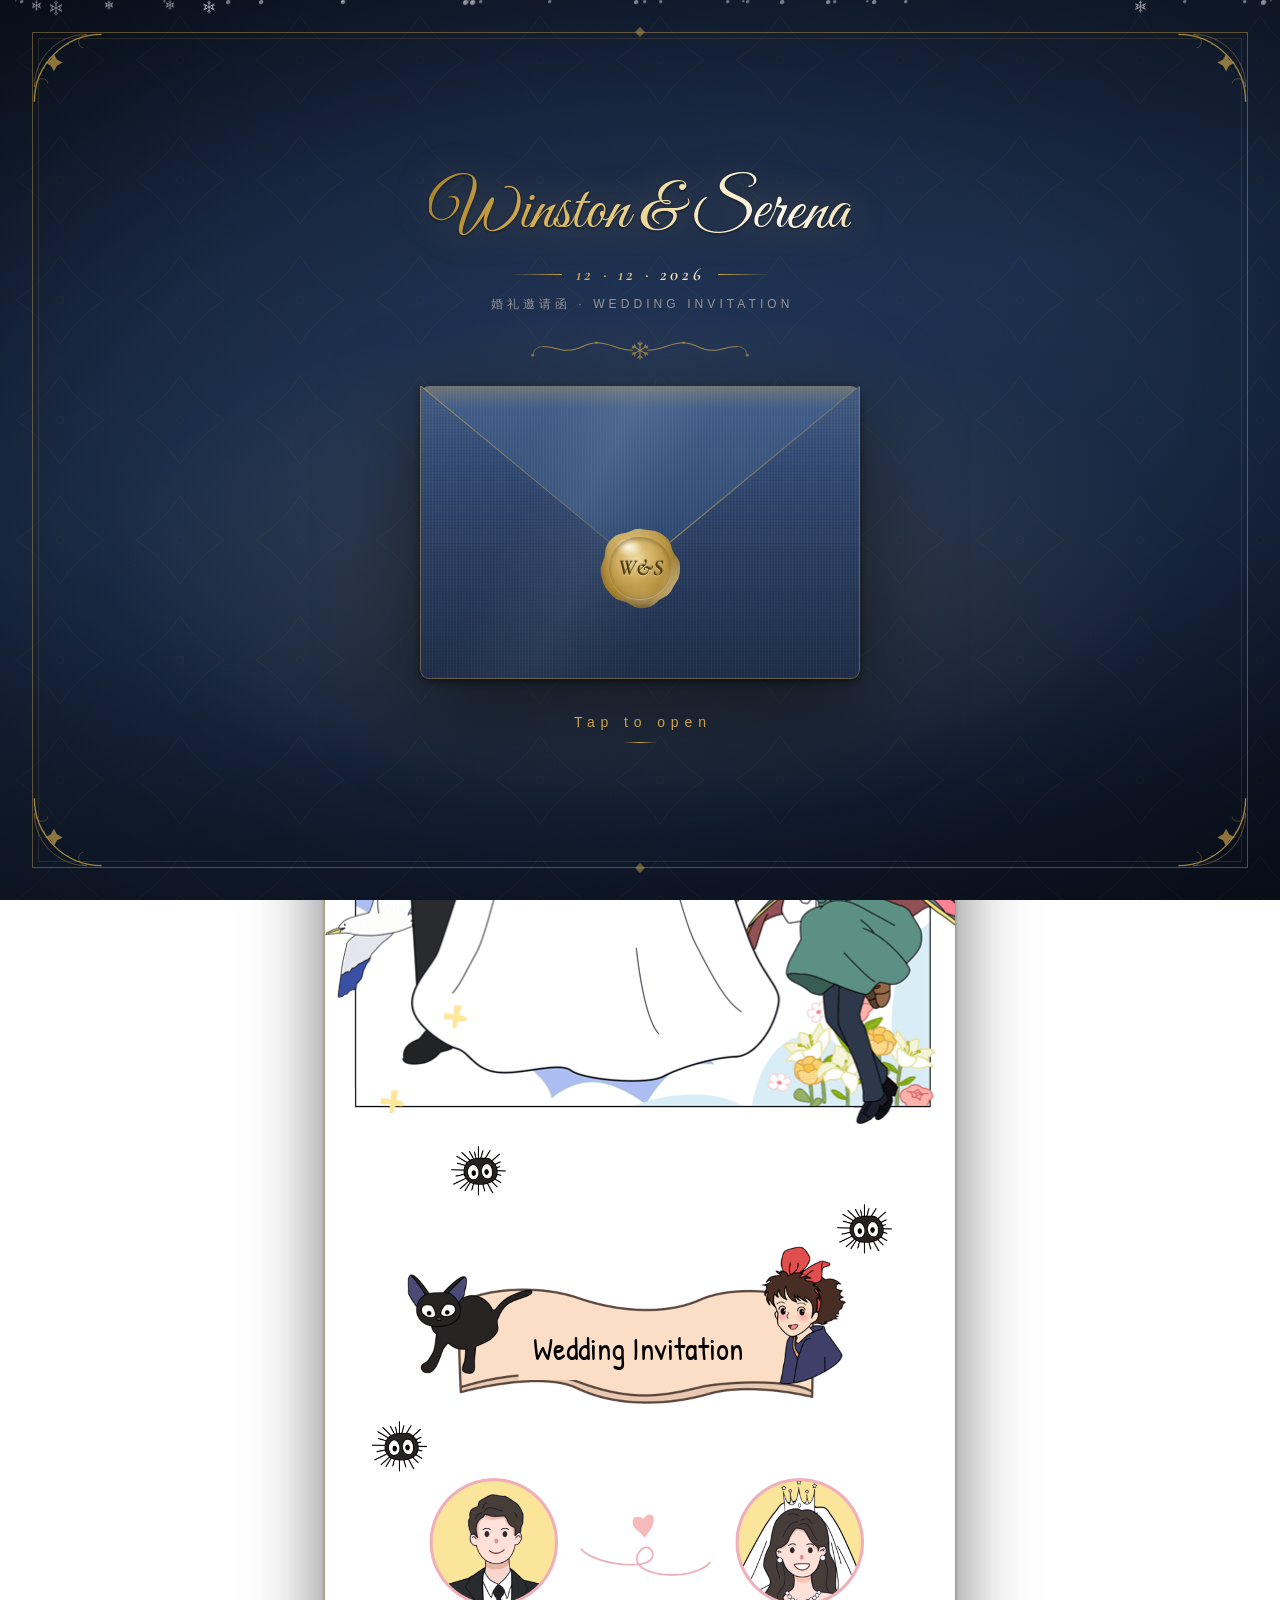
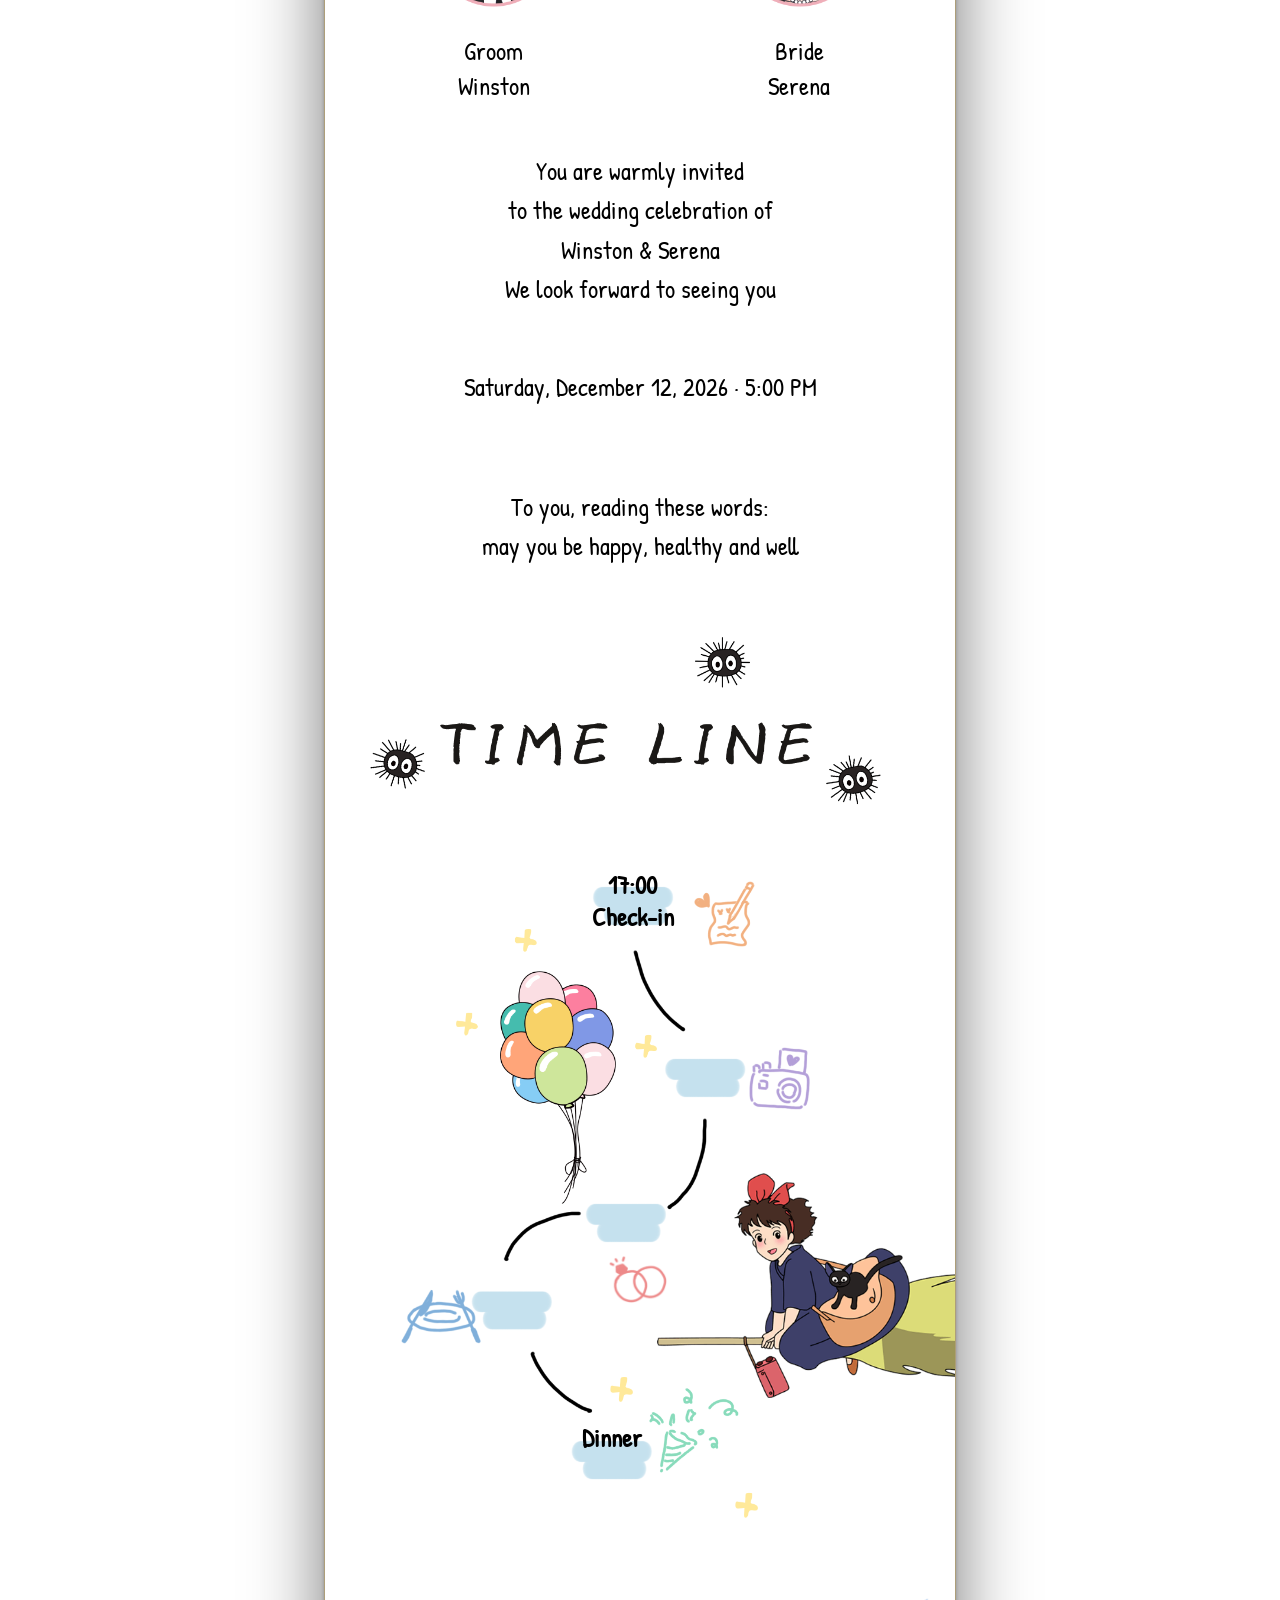
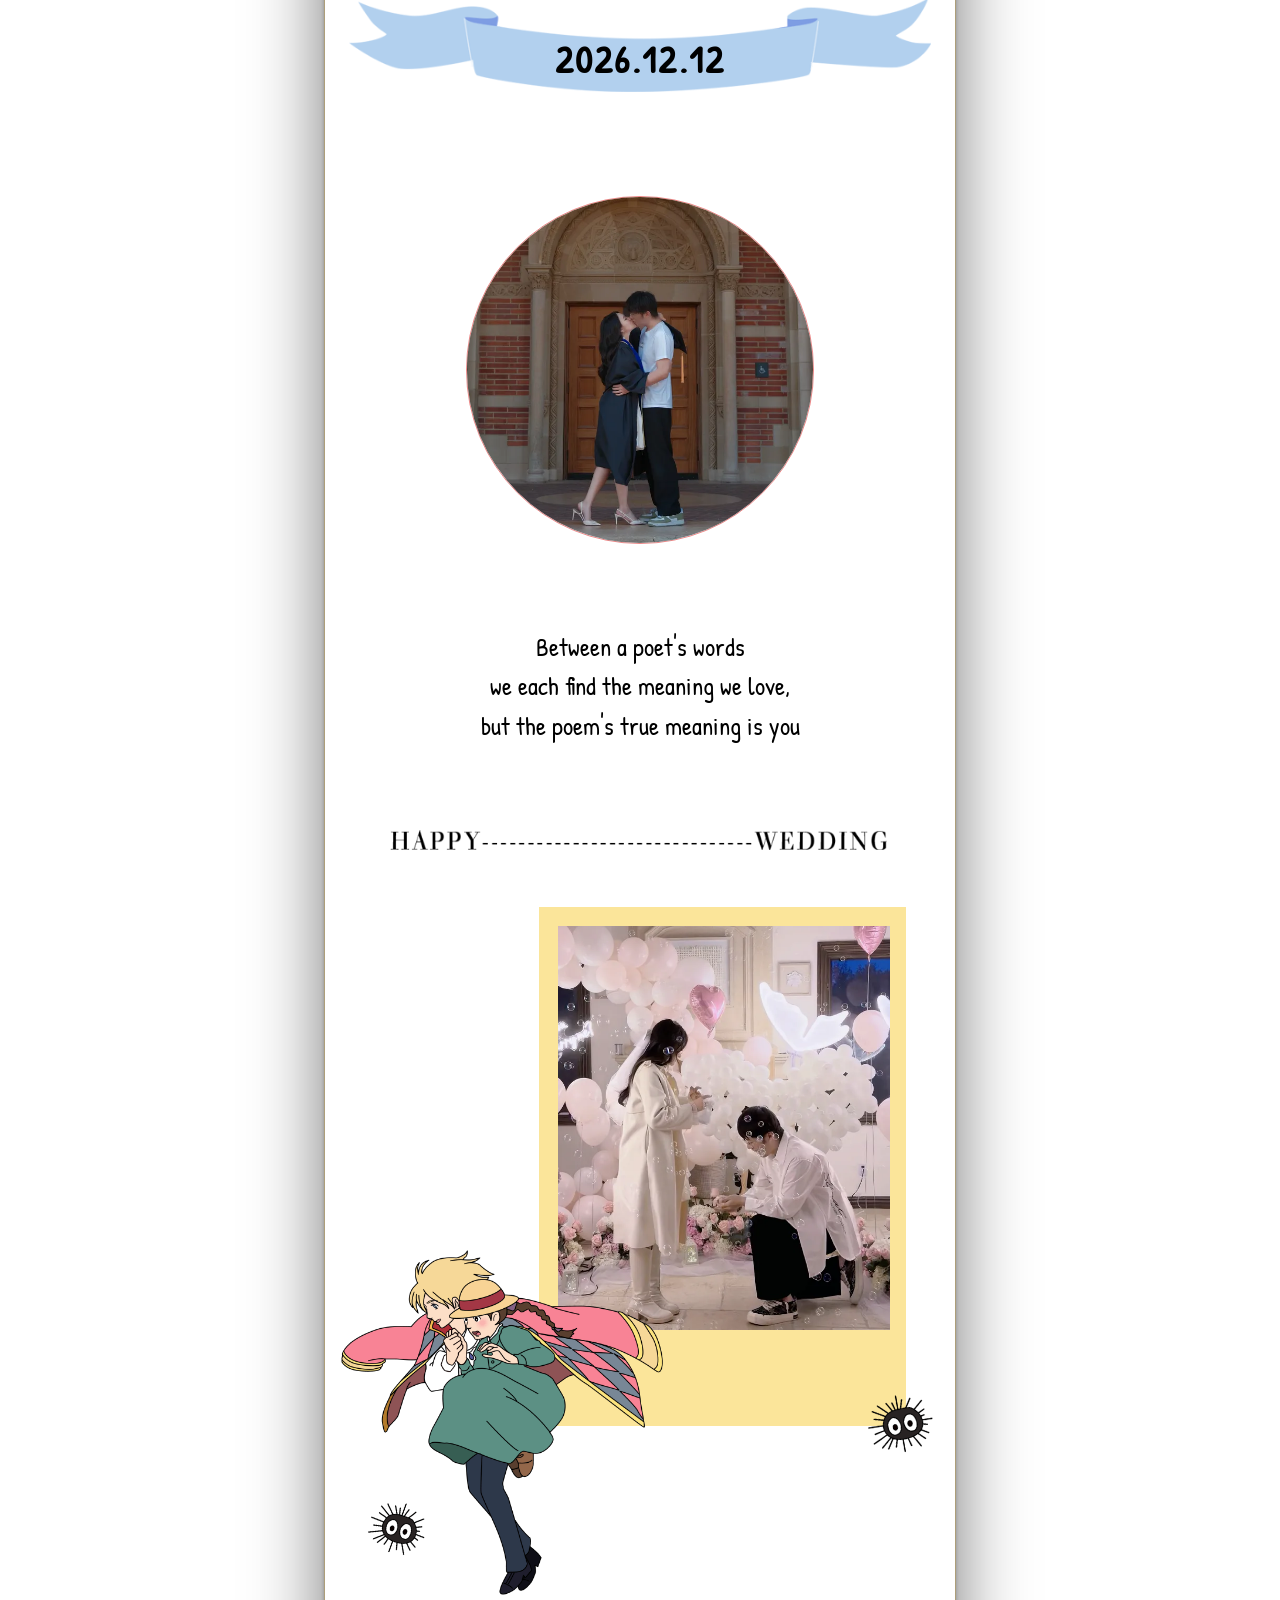
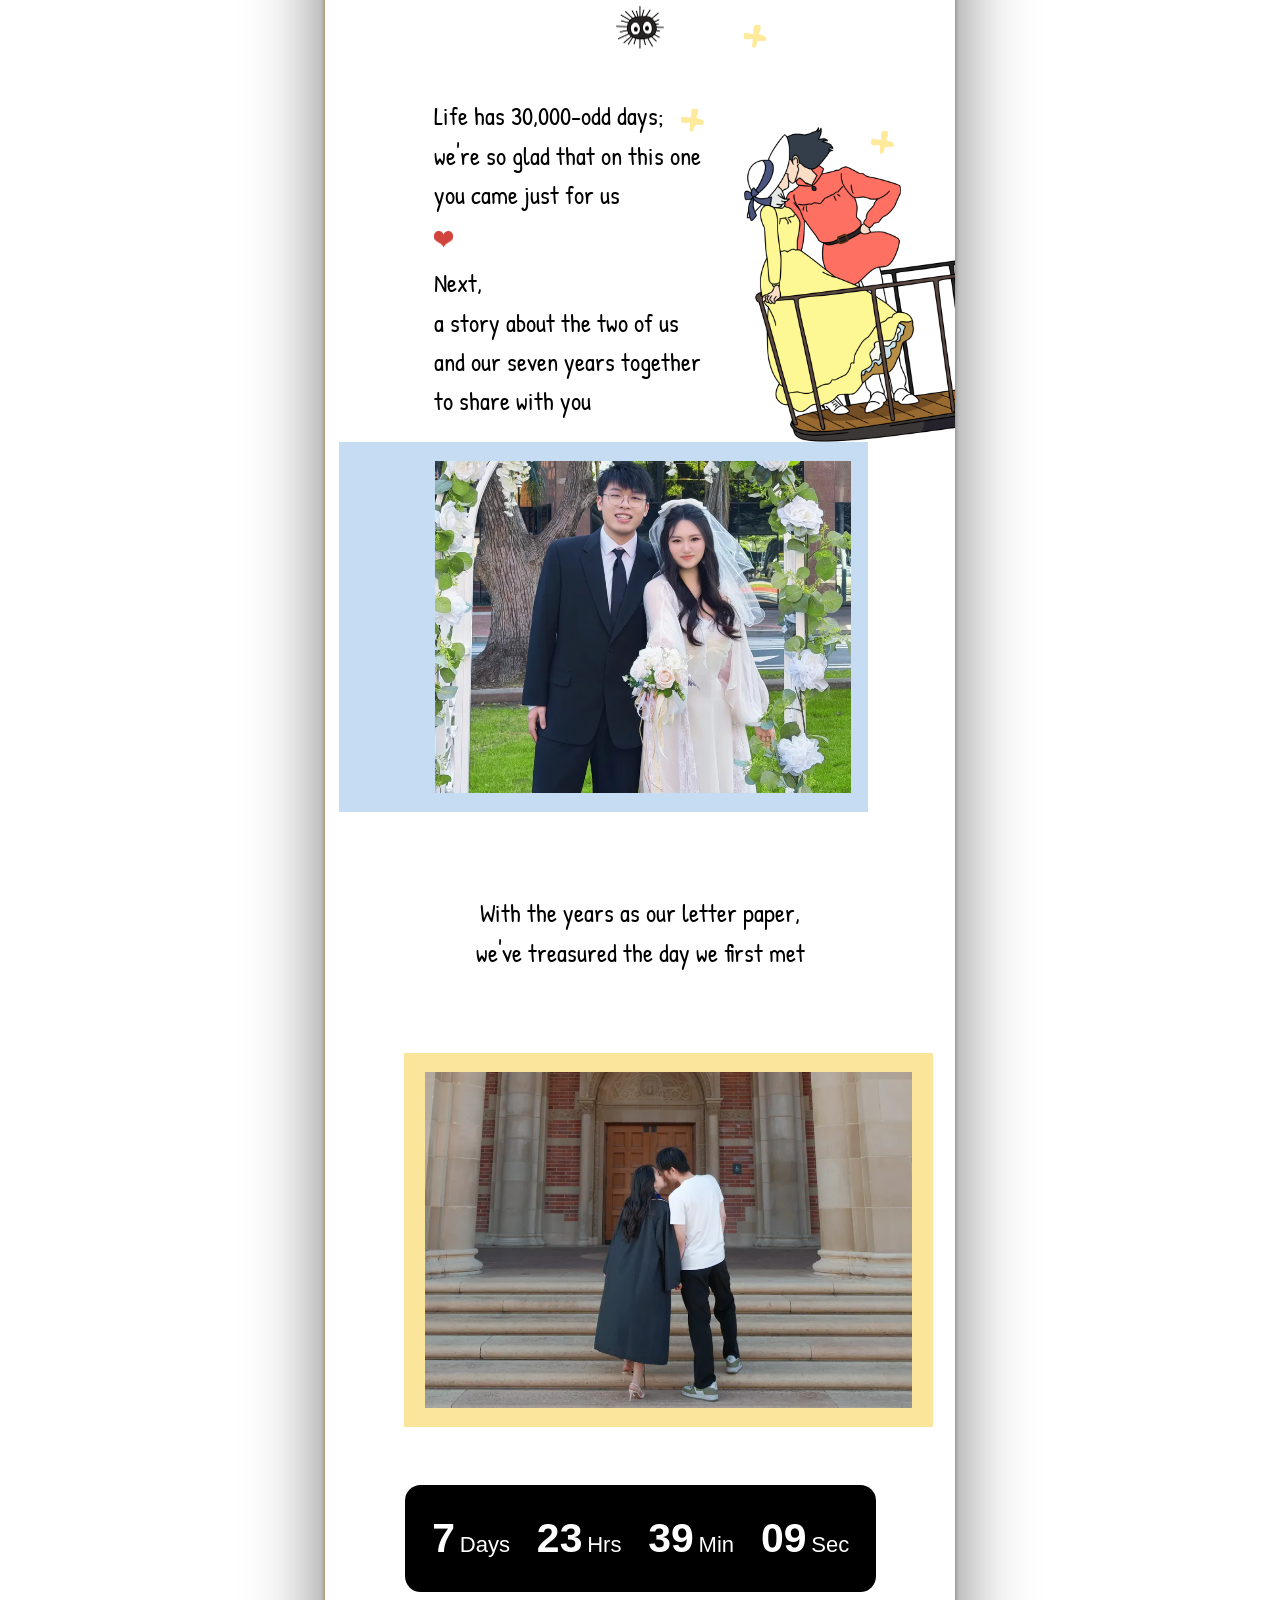
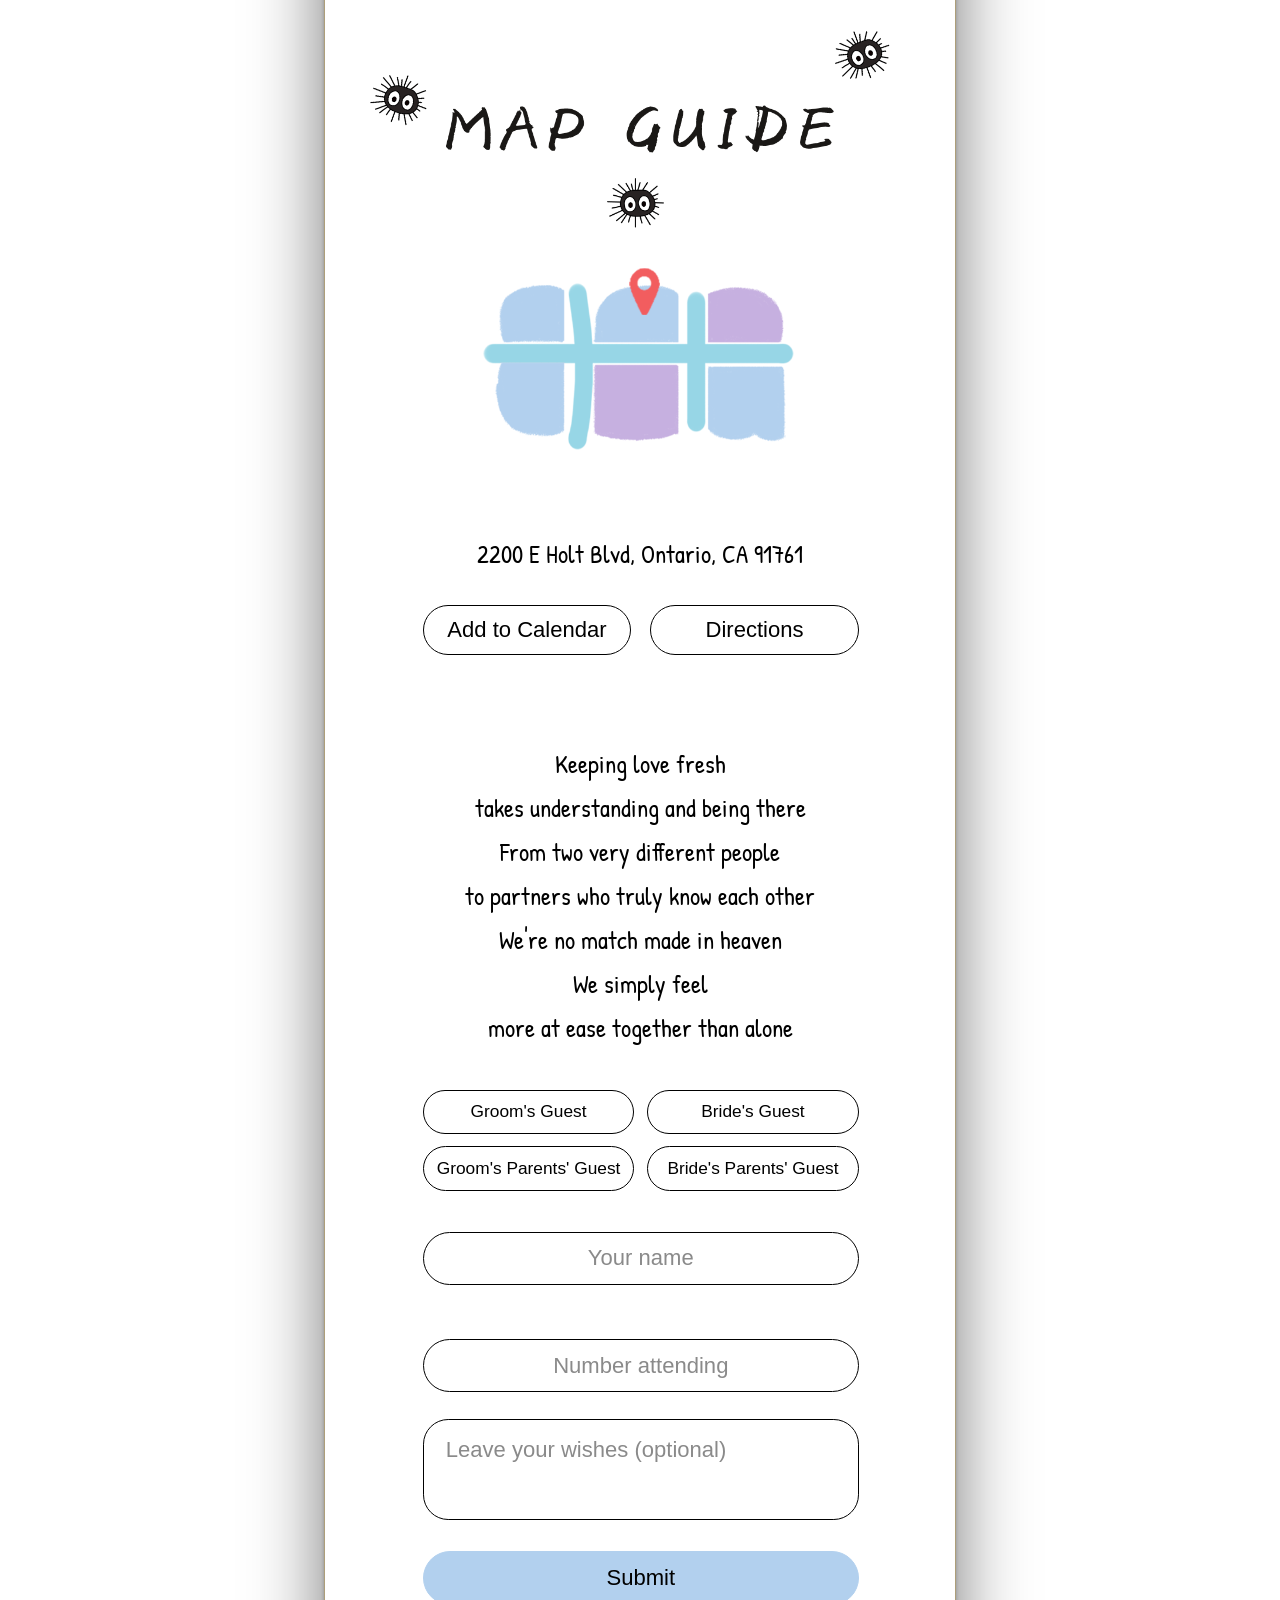
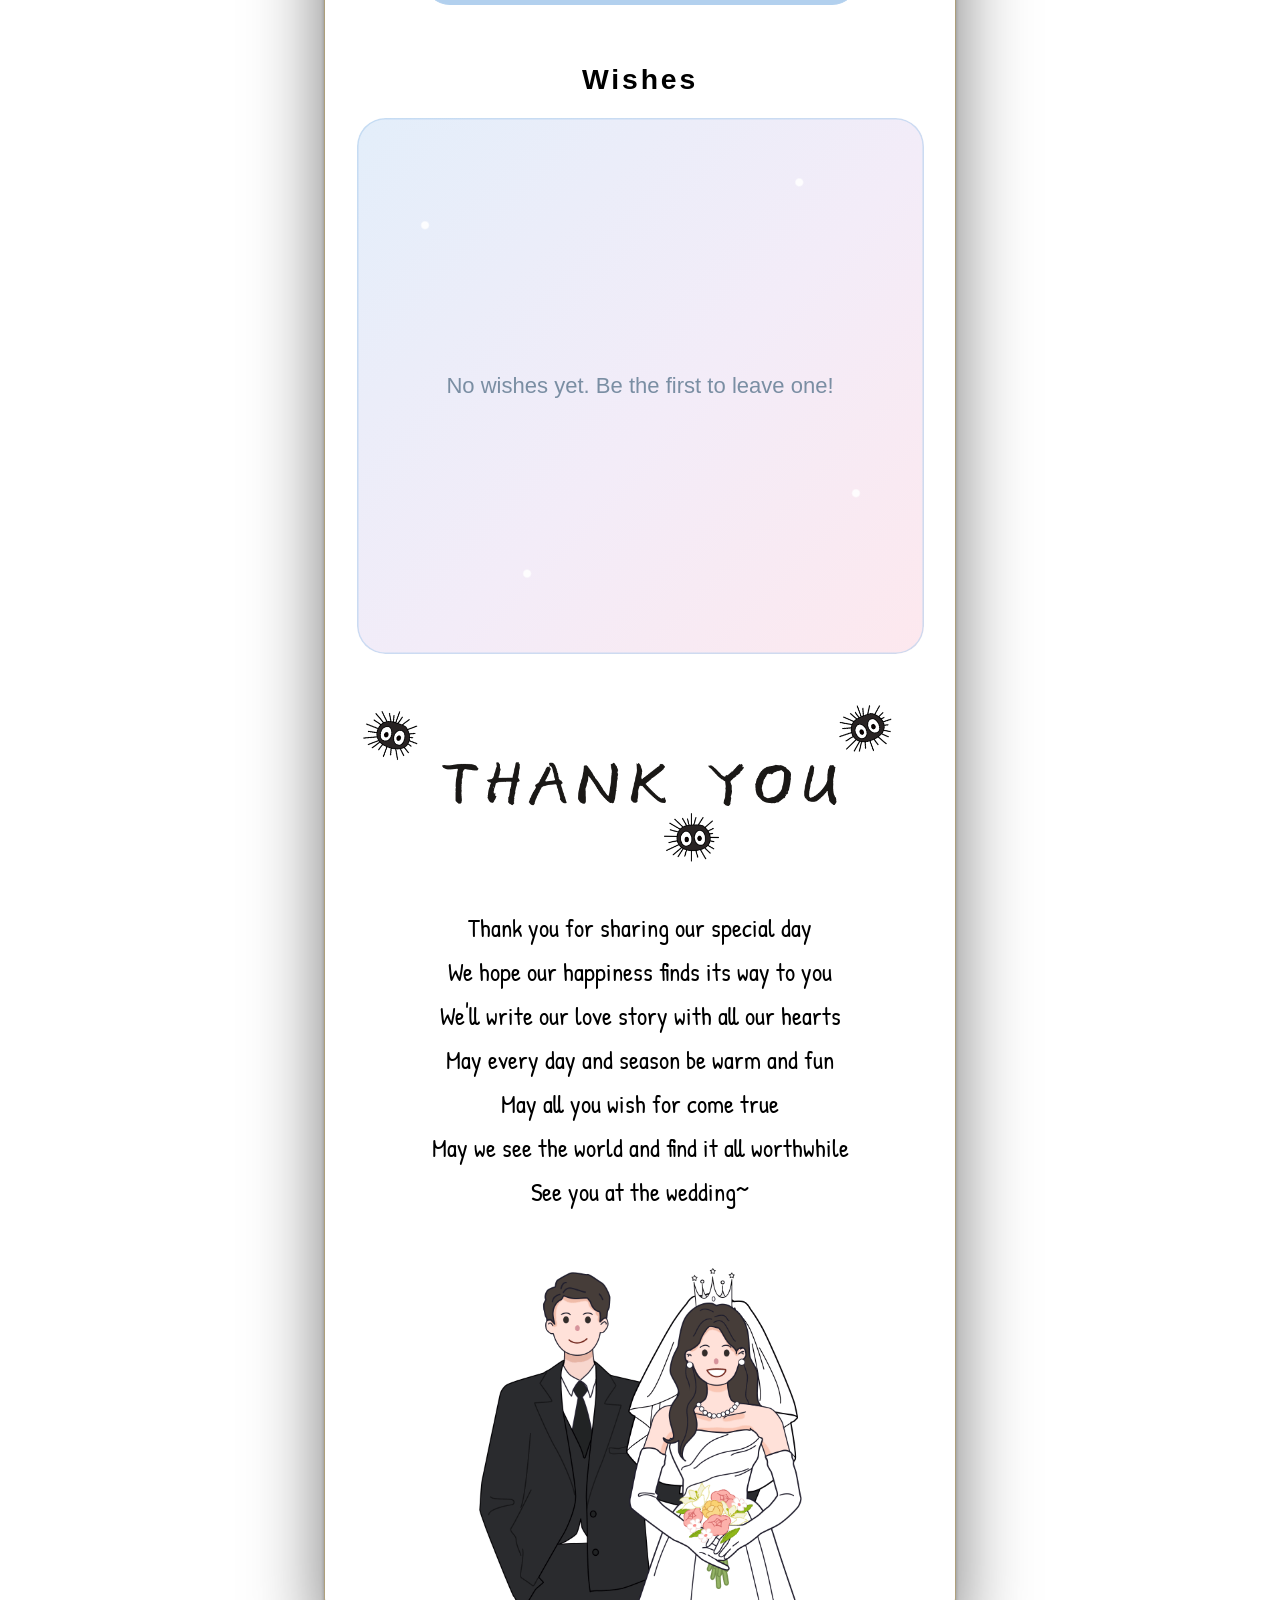
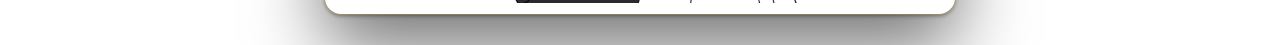
<file: index.html>
<!DOCTYPE html>
<html lang="zh-CN">
<head>
<meta charset="UTF-8">
<meta name="viewport" content="width=device-width, initial-scale=1">
<title>Winston &amp; Serena 的婚礼邀请 | Wedding Invitation</title>
<meta name="description" content="这是一份含糖量百分百的婚礼邀请函，希望能跟你分享我们的喜悦 | Join us to celebrate our wedding on Dec 12, 2026">
<meta property="og:title" content="Winston &amp; Serena 的婚礼邀请 | Wedding Invitation">
<meta property="og:description" content="这是一份含糖量百分百的婚礼邀请函，希望能跟你分享我们的喜悦 | Join us to celebrate our wedding on Dec 12, 2026">
<meta property="og:image" content="assets/cover.jpg">
<link rel="icon" href="assets/cover.jpg">
<link rel="preconnect" href="https://fonts.gstatic.com" crossorigin>
<link rel="stylesheet" href="https://fonts.googleapis.com/css2?family=Great+Vibes&family=Cormorant+Garamond:ital,wght@1,500;1,600&display=swap" media="print" onload="this.media='all'">
<link rel="stylesheet" href="style.css">
<script>document.documentElement.classList.add("js", "locked");</script>
</head>
<body>
<div id="opening" class="opening" role="button" tabindex="0" aria-label="点击开启邀请函" data-en-aria-label="Tap to open the invitation">
  <div class="sparkles" aria-hidden="true"></div>
  <div class="snow" aria-hidden="true"></div>
  <div class="frame" aria-hidden="true">
    <svg width="0" height="0" style="position:absolute"><symbol id="orn" viewBox="0 0 110 110"><path d="M5 105C5 50 50 5 105 5" fill="none" stroke="currentColor" stroke-width="2"/><path d="M5 83C5 40 40 5 83 5" fill="none" stroke="currentColor" stroke-width="1.2" opacity=".6"/><path d="M5 83C5 76 10 71 17 71C22 71 25 74 25 78" fill="none" stroke="currentColor" stroke-width="1.1" opacity=".5"/><path d="M83 5C76 5 71 10 71 17C71 22 74 25 78 25" fill="none" stroke="currentColor" stroke-width="1.1" opacity=".5"/><path d="M34 34l4.5 8.5 8.5 4.5-8.5 4.5-4.5 8.5-4.5-8.5-8.5-4.5 8.5-4.5z" fill="currentColor" opacity=".85"/><circle cx="19" cy="55" r="1.5" fill="currentColor" opacity=".55"/><circle cx="55" cy="19" r="1.5" fill="currentColor" opacity=".55"/></symbol></svg>
    <svg class="corner tl" viewBox="0 0 110 110"><use href="#orn" width="110" height="110"/></svg>
    <svg class="corner tr" viewBox="0 0 110 110"><use href="#orn" width="110" height="110"/></svg>
    <svg class="corner bl" viewBox="0 0 110 110"><use href="#orn" width="110" height="110"/></svg>
    <svg class="corner br" viewBox="0 0 110 110"><use href="#orn" width="110" height="110"/></svg>
    <span class="fm top"></span><span class="fm bottom"></span>
  </div>
  <div class="env-title">
    <span class="env-script">Winston &amp; Serena</span>
    <span class="env-date"><i></i>12 · 12 · 2026<i></i></span>
    <small>婚礼邀请函 · WEDDING INVITATION</small>
  </div>
  <svg class="flourish" viewBox="0 0 280 26" aria-hidden="true">
    <defs><g id="fl-half" fill="none" stroke="currentColor" stroke-linecap="round">
      <path d="M132 13C116 13 110 5 94 5C82 5 78 13 64 13C54 13 48 9 38 9" stroke-width="1.1"/>
      <path d="M38 9C32 9 28 12 28 16" stroke-width="1" opacity=".7"/>
      <circle cx="94" cy="5" r="1.4" fill="currentColor" stroke="none" opacity=".8"/>
      <circle cx="27" cy="18" r="1.8" fill="currentColor" stroke="none" opacity=".7"/>
    </g></defs>
    <use href="#fl-half"/>
    <use href="#fl-half" transform="translate(280,0) scale(-1,1)"/>
    <g transform="translate(140,13)" fill="none" stroke="currentColor" stroke-width="1.15" stroke-linecap="round">
      <path d="M0-9V9M-7.8-4.5L7.8 4.5M-7.8 4.5L7.8-4.5"/>
      <path d="M0-5.6l-2.3-2.3M0-5.6l2.3-2.3M0 5.6l-2.3 2.3M0 5.6l2.3 2.3"/>
      <path d="M-4.9-2.8l-3.2 0M-4.9-2.8l-.8-3.1M4.9 2.8l3.2 0M4.9 2.8l.8 3.1"/>
      <path d="M-4.9 2.8l-3.2 0M-4.9 2.8l-.8 3.1M4.9-2.8l3.2 0M4.9-2.8l.8-3.1"/>
    </g>
  </svg>
  <div class="envelope">
    <div class="env-back"></div>
    <div class="env-letter">
      <img src="assets/921c8ab6495640528cec3d0fb8aa2bf5.png" alt="">
      <span class="env-script">Winston &amp; Serena</span>
      <span class="env-letter-date">2026.12.12</span>
    </div>
    <div class="env-front"></div>
    <div class="env-flap"><div class="flap-face flap-out"></div><div class="flap-face flap-in"></div></div>
    <div class="env-seal"><span>W&amp;S</span></div>
  </div>
  <p class="env-hint" data-en="Tap to open">点击开启</p>
</div>
<button id="music" class="music" type="button" aria-label="播放/暂停背景音乐" data-en-aria-label="Play / pause music">♪</button>
<button id="lang" class="lang-btn" type="button" aria-label="切换语言 / Switch language">EN</button>
<audio id="bgm" src="assets/bgm.mp3" loop preload="auto" autoplay></audio>

<div class="bg-fx" aria-hidden="true"></div>

<main class="stage" style="height:calc(var(--u)*6085)">
<form id="rsvp" novalidate></form>
<img class="el fx" src="assets/7388899181804404885a6087d965ca17.png" alt="" loading="lazy" style="top:calc(var(--u)*0);left:calc(var(--u)*0);width:calc(var(--u)*446);z-index:2;height:calc(var(--u)*694)">
<img class="el fx" src="assets/219bbe7cce2347008ae8e903c35c6f29.png" alt="" loading="lazy" style="top:calc(var(--u)*708);left:calc(var(--u)*80);width:calc(var(--u)*35);z-index:4;height:calc(var(--u)*32)">
<img class="el fx" src="assets/219bbe7cce2347008ae8e903c35c6f29.png" alt="" loading="lazy" style="top:calc(var(--u)*745);left:calc(var(--u)*325);width:calc(var(--u)*35);z-index:5;height:calc(var(--u)*32)">
<img class="el fx" data-en-src="assets/banner-en.png" src="assets/9b17385b86744473a8294b3d8a3d8a59.png" alt="" loading="lazy" style="top:calc(var(--u)*772);left:calc(var(--u)*52);width:calc(var(--u)*279);z-index:7;height:calc(var(--u)*100)">
<p class="el fx en-only banner-en" style="top:calc(var(--u)*823);left:calc(var(--u)*123);width:calc(var(--u)*152);z-index:8;text-align:center;font-size:calc(var(--u)*20);color:#000">Wedding Invitation</p>
<img class="el fx" src="assets/219bbe7cce2347008ae8e903c35c6f29.png" alt="" loading="lazy" style="top:calc(var(--u)*883);left:calc(var(--u)*30);width:calc(var(--u)*35);z-index:6;height:calc(var(--u)*32)">
<img class="el fx" src="assets/2fb17585f1ce4e478067dfdd665752ce.png" alt="" loading="lazy" style="top:calc(var(--u)*919);left:calc(var(--u)*260);width:calc(var(--u)*82);z-index:8;height:calc(var(--u)*82)">
<img class="el fx" src="assets/d0da5d5a7bd8439e87f0de723de9b3c7.png" alt="" loading="lazy" style="top:calc(var(--u)*919);left:calc(var(--u)*66);width:calc(var(--u)*82);z-index:9;height:calc(var(--u)*82)">
<img class="el fx" src="assets/276ebe40f327482a82b9872ceca47890.png" alt="" loading="lazy" style="top:calc(var(--u)*942);left:calc(var(--u)*195);width:calc(var(--u)*14);z-index:11;height:calc(var(--u)*15)">
<img class="el fx" src="assets/adee1ff6a9b1416ea41c5b6fe9d2a53b.png" alt="" loading="lazy" style="top:calc(var(--u)*962);left:calc(var(--u)*162);width:calc(var(--u)*83);z-index:10;height:calc(var(--u)*19)">
<p class="el fx" style="top:calc(var(--u)*1018);left:calc(var(--u)*247);width:calc(var(--u)*108);z-index:12;text-align:center;font-size:calc(var(--u)*16);color:#000" data-en="Bride<br>Serena">新娘<br>Serena</p>
<p class="el fx" style="top:calc(var(--u)*1018);left:calc(var(--u)*53);width:calc(var(--u)*108);z-index:13;text-align:center;font-size:calc(var(--u)*16);color:#000" data-en="Groom<br>Winston">新郎<br>Winston</p>
<p class="el fx" style="top:calc(var(--u)*1093);left:calc(var(--u)*0);width:calc(var(--u)*400);z-index:14;text-align:center;font-size:calc(var(--u)*16);color:#000;line-height:1.56" data-en="You are warmly invited<br>to the wedding celebration of<br>Winston &amp;amp; Serena<br>We look forward to seeing you">诚挚邀请您出席<br>Winston先生和Serena女士<br>之婚礼庆典<br>静候您的光临</p>
<p class="el fx" style="top:calc(var(--u)*1230);left:calc(var(--u)*0);width:calc(var(--u)*400);z-index:15;text-align:center;font-size:calc(var(--u)*16);color:#000;line-height:1.56" data-en="Saturday, December 12, 2026 · 5:00 PM">时间：2026年12月12日&nbsp;17时00分&nbsp;</p>
<p class="el fx" style="top:calc(var(--u)*1306);left:calc(var(--u)*0);width:calc(var(--u)*400);z-index:16;text-align:center;font-size:calc(var(--u)*16);color:#000;line-height:1.56" data-en="To you, reading these words:<br>may you be happy, healthy and well">愿看到这段文字的你<br>平安喜乐&nbsp;健康顺遂</p>
<img class="el fx" src="assets/219bbe7cce2347008ae8e903c35c6f29.png" alt="" loading="lazy" style="top:calc(var(--u)*1401);left:calc(var(--u)*235);width:calc(var(--u)*35);z-index:17;height:calc(var(--u)*32)">
<img class="el fx" src="assets/08759a6f3494408ca909c8986f05c6e5.png" alt="" loading="lazy" style="top:calc(var(--u)*1455);left:calc(var(--u)*73);width:calc(var(--u)*236);z-index:18;height:calc(var(--u)*28)">
<img class="el fx" src="assets/219bbe7cce2347008ae8e903c35c6f29.png" alt="" loading="lazy" style="top:calc(var(--u)*1465);left:calc(var(--u)*29);width:calc(var(--u)*35);z-index:19;height:calc(var(--u)*32);transform:rotate(18deg)">
<img class="el fx" src="assets/219bbe7cce2347008ae8e903c35c6f29.png" alt="" loading="lazy" style="top:calc(var(--u)*1476);left:calc(var(--u)*318);width:calc(var(--u)*35);z-index:20;height:calc(var(--u)*32);transform:rotate(-10deg)">
<p class="el fx" style="top:calc(var(--u)*1549);left:calc(var(--u)*150);width:calc(var(--u)*91);z-index:22;text-align:center;font-size:calc(var(--u)*16);color:#000;line-height:1.25;font-weight:bold" data-en="17:00<br>Check-in">17:00<br>签到</p>
<img class="el fx" src="assets/cfde7488ec7243e3a8918f77f587ff50.png" alt="" loading="lazy" style="top:calc(var(--u)*1556);left:calc(var(--u)*234);width:calc(var(--u)*39);z-index:27;height:calc(var(--u)*42)">
<img class="el fx" src="assets/054cf0c8ea4e4bbfb6fe5c0073968f54.png" alt="" loading="lazy" style="top:calc(var(--u)*1559);left:calc(var(--u)*93);width:calc(var(--u)*174);z-index:21;height:calc(var(--u)*377)">
<img class="el fx" src="assets/c8f54426d749485fb1b85e1ef9560efd.png" alt="" loading="lazy" style="top:calc(var(--u)*1586);left:calc(var(--u)*83);width:calc(var(--u)*128);z-index:28;height:calc(var(--u)*82)">
<img class="el fx" src="assets/2f9dcc55562e42b89bab721ddb8bd08e.png" alt="" loading="lazy" style="top:calc(var(--u)*1613);left:calc(var(--u)*111);width:calc(var(--u)*74);z-index:29;height:calc(var(--u)*148)">
<img class="el fx" src="assets/f3782a70a0d94ad9bd8594896dc5e4bd.png" alt="" loading="lazy" style="top:calc(var(--u)*1661);left:calc(var(--u)*269);width:calc(var(--u)*39);z-index:30;height:calc(var(--u)*40)">
<img class="el fx" src="assets/363775f707c24477ae16d4dfa9ea5171.png" alt="" loading="lazy" style="top:calc(var(--u)*1741);left:calc(var(--u)*211);width:calc(var(--u)*240);z-index:35;height:calc(var(--u)*143)">
<img class="el fx" src="assets/9d0306ac670a4367aea13cecddf8d871.png" alt="" loading="lazy" style="top:calc(var(--u)*1794);left:calc(var(--u)*180);width:calc(var(--u)*37);z-index:31;height:calc(var(--u)*30)">
<img class="el fx" src="assets/fdf8e10832ea436dbf3dfa38f2728aa8.png" alt="" loading="lazy" style="top:calc(var(--u)*1815);left:calc(var(--u)*48);width:calc(var(--u)*51);z-index:32;height:calc(var(--u)*35)">
<img class="el fx" src="assets/65cf8068ba0b484ab4b98dc7931e6cab.png" alt="" loading="lazy" style="top:calc(var(--u)*1871);left:calc(var(--u)*181);width:calc(var(--u)*94);z-index:10;height:calc(var(--u)*89)">
<img class="el fx" src="assets/87df318468484314830239cce3d942ac.png" alt="" loading="lazy" style="top:calc(var(--u)*1878);left:calc(var(--u)*206);width:calc(var(--u)*57);z-index:34;height:calc(var(--u)*54)">
<p class="el fx" style="top:calc(var(--u)*1900);left:calc(var(--u)*137);width:calc(var(--u)*91);z-index:26;text-align:center;font-size:calc(var(--u)*16);color:#000;line-height:1.25;font-weight:bold" data-en="Dinner">婚宴</p>
<img class="el fx" src="assets/a62d3f144aa4496ca5e675f0ce83fc0b.png" alt="" loading="lazy" style="top:calc(var(--u)*2011);left:calc(var(--u)*15);width:calc(var(--u)*370);z-index:36;height:calc(var(--u)*59.6)">
<p class="el fx" style="top:calc(var(--u)*2038);left:calc(var(--u)*0);width:calc(var(--u)*400);z-index:37;text-align:center;font-size:calc(var(--u)*24);color:#000;line-height:1.04;letter-spacing:0.06em;font-weight:bold">2026.12.12</p>
<!-- 照片 1：替换 assets/photo-1.jpg 即可 -->
<img class="el fx photo" src="assets/photo-1.jpg" alt="Winston 和 Serena 的照片 1" loading="lazy" style="top:calc(var(--u)*2137);left:calc(var(--u)*89.5);width:calc(var(--u)*221);z-index:38;height:calc(var(--u)*221);border-radius:calc(var(--u)*300);border:calc(var(--u)*1) solid #ED8989">
<p class="el fx" style="top:calc(var(--u)*2411);left:calc(var(--u)*0);width:calc(var(--u)*400);z-index:39;text-align:center;font-size:calc(var(--u)*16);color:#000;line-height:1.56" data-en="Between a poet's words<br>we each find the meaning we love,<br>but the poem's true meaning is you">人们从诗人的字距里<br>选取自己心爱的意义<br>但诗句的最终意义是指向你</p>
<img class="el fx" src="assets/1547b08c4ceb440fa99c822fd0e71006.png" alt="" loading="lazy" style="top:calc(var(--u)*2539);left:calc(var(--u)*41);width:calc(var(--u)*316);z-index:40;height:calc(var(--u)*13)">
<div class="el fx" style="top:calc(var(--u)*2588);left:calc(var(--u)*136);width:calc(var(--u)*233);z-index:41;height:calc(var(--u)*330);background:#FBE59A"></div>
<!-- 照片 2：替换 assets/photo-2.jpg 即可 -->
<img class="el fx photo" src="assets/photo-2.jpg" alt="Winston 和 Serena 的照片 2" loading="lazy" style="top:calc(var(--u)*2600);left:calc(var(--u)*148);width:calc(var(--u)*211);z-index:42;height:calc(var(--u)*257)">
<img class="el fx" src="assets/6837cba4426c4996b5e6788eeb9014ec.png" alt="" loading="lazy" style="top:calc(var(--u)*2806);left:calc(var(--u)*8);width:calc(var(--u)*209);z-index:43;height:calc(var(--u)*219)">
<img class="el fx" src="assets/219bbe7cce2347008ae8e903c35c6f29.png" alt="" loading="lazy" style="top:calc(var(--u)*2898);left:calc(var(--u)*345);width:calc(var(--u)*41);z-index:44;height:calc(var(--u)*37);transform:rotate(-10deg)">
<img class="el fx" src="assets/219bbe7cce2347008ae8e903c35c6f29.png" alt="" loading="lazy" style="top:calc(var(--u)*2966);left:calc(var(--u)*28);width:calc(var(--u)*36);z-index:45;height:calc(var(--u)*33);transform:rotate(20deg)">
<img class="el fx" src="assets/219bbe7cce2347008ae8e903c35c6f29.png" alt="" loading="lazy" style="top:calc(var(--u)*3032);left:calc(var(--u)*185);width:calc(var(--u)*30);z-index:46;height:calc(var(--u)*27)">
<img class="el fx" src="assets/c8f54426d749485fb1b85e1ef9560efd.png" alt="" loading="lazy" style="top:calc(var(--u)*3044);left:calc(var(--u)*226);width:calc(var(--u)*135);z-index:47;height:calc(var(--u)*82)">
<p class="el fx" style="top:calc(var(--u)*3090);left:calc(var(--u)*69);width:calc(var(--u)*200);z-index:48;text-align:left;font-size:calc(var(--u)*16);color:#000;line-height:1.56" data-en="Life has 30,000-odd days;<br>we're so glad that on this one<br>you came just for us">人生有三万多天<br>很开心这一天<br>你专门为我们而来</p>
<img class="el fx" src="assets/bfae7f23dd5c45e9a2efd0776082a793.png" alt="" loading="lazy" style="top:calc(var(--u)*3109);left:calc(var(--u)*266);width:calc(var(--u)*167);z-index:51;height:calc(var(--u)*209)">
<div class="el fx" style="top:calc(var(--u)*3174);left:calc(var(--u)*69);width:calc(var(--u)*12);z-index:49;height:calc(var(--u)*12);background:#D2453D;-webkit-mask:url(assets/d87ed26d2c7e4e368ec9fcc9db7fcffa.png) center/contain no-repeat;mask:url(assets/d87ed26d2c7e4e368ec9fcc9db7fcffa.png) center/contain no-repeat"></div>
<p class="el fx" style="top:calc(var(--u)*3196);left:calc(var(--u)*69);width:calc(var(--u)*200);z-index:50;text-align:left;font-size:calc(var(--u)*16);color:#000;line-height:1.56" data-en="Next,<br>a story about the two of us<br>and our seven years together<br>to share with you">接下来<br>有一个关于我们两个<br>这七年的故事<br>与你分享</p>
<div class="el fx" style="top:calc(var(--u)*3309);left:calc(var(--u)*9);width:calc(var(--u)*336);z-index:1;height:calc(var(--u)*235);background:#c6dcf2"></div>
<!-- 照片 3：替换 assets/photo-3.jpg 即可 -->
<img class="el fx photo" src="assets/photo-3.jpg" alt="Winston 和 Serena 的照片 3" loading="lazy" style="top:calc(var(--u)*3321);left:calc(var(--u)*70);width:calc(var(--u)*264);z-index:5;height:calc(var(--u)*211)">
<p class="el fx" style="top:calc(var(--u)*3596);left:calc(var(--u)*0);width:calc(var(--u)*400);z-index:52;text-align:center;font-size:calc(var(--u)*16);color:#000;line-height:1.56" data-en="With the years as our letter paper,<br>we've treasured the day we first met">用岁月做笺<br>将初遇的芬芳一路珍藏</p>
<div class="el fx" style="top:calc(var(--u)*3697);left:calc(var(--u)*50);width:calc(var(--u)*336);z-index:53;height:calc(var(--u)*237);background:#FBE59A"></div>
<!-- 照片 4：替换 assets/photo-4.jpg 即可 -->
<img class="el fx photo" src="assets/photo-4.jpg" alt="Winston 和 Serena 的照片 4" loading="lazy" style="top:calc(var(--u)*3709);left:calc(var(--u)*63.25);width:calc(var(--u)*309.5);z-index:54;height:calc(var(--u)*213)">
<div class="el fx countdown" id="countdown" style="top:calc(var(--u)*3971);left:calc(var(--u)*51);width:calc(var(--u)*299);z-index:73;height:calc(var(--u)*68);border-radius:calc(var(--u)*10);background:#000;color:#fff"><span><b data-d>--</b><i data-en="Days">天</i></span><span><b data-h>--</b><i data-en="Hrs">时</i></span><span><b data-m>--</b><i data-en="Min">分</i></span><span><b data-s>--</b><i data-en="Sec">秒</i></span></div>
<img class="el fx" src="assets/219bbe7cce2347008ae8e903c35c6f29.png" alt="" loading="lazy" style="top:calc(var(--u)*4063);left:calc(var(--u)*323);width:calc(var(--u)*36);z-index:56;height:calc(var(--u)*32);transform:rotate(-20deg)">
<img class="el fx" src="assets/219bbe7cce2347008ae8e903c35c6f29.png" alt="" loading="lazy" style="top:calc(var(--u)*4091);left:calc(var(--u)*29);width:calc(var(--u)*36);z-index:57;height:calc(var(--u)*32);transform:rotate(20deg)">
<img class="el fx" src="assets/4312105c218b4eca92dcc939db0e3a63.png" alt="" loading="lazy" style="top:calc(var(--u)*4111);left:calc(var(--u)*77);width:calc(var(--u)*246);z-index:55;height:calc(var(--u)*30)">
<img class="el fx" src="assets/219bbe7cce2347008ae8e903c35c6f29.png" alt="" loading="lazy" style="top:calc(var(--u)*4157);left:calc(var(--u)*179);width:calc(var(--u)*36);z-index:58;height:calc(var(--u)*32)">
<a class="map-link" href="https://www.google.com/maps/search/?api=1&amp;query=2200%20E%20Holt%20Blvd%2C%20Ontario%2C%20CA%2091761" target="_blank" rel="noopener" aria-label="打开地图导航" data-en-aria-label="Open map"><img class="el fx" src="assets/2d5e581abff84e959181f35a1e6b47ca.png" alt="" loading="lazy" style="top:calc(var(--u)*4214);left:calc(var(--u)*193);width:calc(var(--u)*20);z-index:60;height:calc(var(--u)*30)"></a>
<a class="map-link" href="https://www.google.com/maps/search/?api=1&amp;query=2200%20E%20Holt%20Blvd%2C%20Ontario%2C%20CA%2091761" target="_blank" rel="noopener" aria-label="打开地图导航" data-en-aria-label="Open map"><img class="el fx" src="assets/a43f8002f2674da798144d0be8d4a2ad.png" alt="" loading="lazy" style="top:calc(var(--u)*4224);left:calc(var(--u)*100);width:calc(var(--u)*198);z-index:59;height:calc(var(--u)*106)"></a>
<p class="el fx" style="top:calc(var(--u)*4384);left:calc(var(--u)*36);width:calc(var(--u)*328);z-index:61;text-align:center;font-size:calc(var(--u)*16);color:#000;line-height:1.56">2200 E Holt Blvd, Ontario, CA 91761</p>
<div class="el fx actions" style="top:calc(var(--u)*4428);left:calc(var(--u)*62);width:calc(var(--u)*277);z-index:63"><button id="add-cal" class="pill" type="button" data-en="Add to Calendar">加入日历</button><a class="pill map-link" href="https://www.google.com/maps/search/?api=1&amp;query=2200%20E%20Holt%20Blvd%2C%20Ontario%2C%20CA%2091761" target="_blank" rel="noopener" data-en="Directions">地图导航</a></div>
<p class="el fx" style="top:calc(var(--u)*4515);left:calc(var(--u)*0);width:calc(var(--u)*400);z-index:62;text-align:center;font-size:calc(var(--u)*16);color:#000;line-height:1.75" data-en="Keeping love fresh<br>takes understanding and being there<br>From two very different people<br>to partners who truly know each other<br>We're no match made in heaven<br>We simply feel<br>more at ease together than alone">想保持恋爱新鲜感<br>要靠默契和陪伴<br>从迥然不同的两个人<br>到腹心相照的情侣<br>我们不是什么天作之合<br>我们只是<br>在对方在时的安心&nbsp;胜过只有自己</p>
<div class="el fx sides" role="radiogroup" aria-label="您是哪一方的嘉宾" data-en-aria-label="Whose guest are you?" style="top:calc(var(--u)*4736);left:calc(var(--u)*62);width:calc(var(--u)*277);z-index:63"><label><input form="rsvp" type="radio" name="side" value="新郎嘉宾" required><span data-en="Groom's Guest">新郎嘉宾</span></label><label class="bride"><input form="rsvp" type="radio" name="side" value="新娘嘉宾" required><span data-en="Bride's Guest">新娘嘉宾</span></label><label><input form="rsvp" type="radio" name="side" value="新郎父母嘉宾" required><span data-en="Groom's Parents' Guest">新郎父母嘉宾</span></label><label class="bride"><input form="rsvp" type="radio" name="side" value="新娘父母嘉宾" required><span data-en="Bride's Parents' Guest">新娘父母嘉宾</span></label></div>
<input class="el fx field" form="rsvp" name="name" type="text" placeholder="姓名" data-en-placeholder="Your name" required style="top:calc(var(--u)*4826);left:calc(var(--u)*62);width:calc(var(--u)*277);z-index:63;height:calc(var(--u)*34);border-radius:calc(var(--u)*300);border:calc(var(--u)*1) solid #000000;font-size:calc(var(--u)*14);color:#000">
<select class="el fx field" form="rsvp" name="guests" required style="top:calc(var(--u)*4894);left:calc(var(--u)*62);width:calc(var(--u)*277);z-index:65;height:calc(var(--u)*34);border-radius:calc(var(--u)*300);border:calc(var(--u)*1) solid #000000;font-size:calc(var(--u)*14);color:#000"><option value="" disabled selected data-en="Number attending">出席人数</option><option value="出席1人" data-en="1 guest">出席1人</option><option value="出席2人" data-en="2 guests">出席2人</option><option value="出席3人" data-en="3 guests">出席3人</option><option value="出席4人" data-en="4 guests">出席4人</option><option value="出席5人" data-en="5 guests">出席5人</option><option value="出席6人" data-en="6 guests">出席6人</option><option value="待定" data-en="Not sure yet">待定</option></select>
<textarea class="el fx field wish-input" form="rsvp" name="wish" maxlength="200" placeholder="写下你的祝福（选填）" data-en-placeholder="Leave your wishes (optional)" style="top:calc(var(--u)*4945);left:calc(var(--u)*62);width:calc(var(--u)*277);z-index:65;height:calc(var(--u)*64);font-size:calc(var(--u)*14)"></textarea>
<button class="el fx field submit" form="rsvp" type="submit" data-en="Submit" style="top:calc(var(--u)*5029);left:calc(var(--u)*62);width:calc(var(--u)*277);z-index:66;height:calc(var(--u)*34);border-radius:calc(var(--u)*300);border:calc(var(--u)*1) solid #b2d0ee;font-size:calc(var(--u)*14);color:#000000;background:#b2d0ee">提交</button>
<div class="el fx wall-title" style="top:calc(var(--u)*5098);left:0;width:calc(var(--u)*400);z-index:66" data-en="Wishes">祝福墙</div>
<div class="el fx wall" id="wall" style="top:calc(var(--u)*5135);left:calc(var(--u)*20);width:calc(var(--u)*360);height:calc(var(--u)*340);z-index:66" aria-live="polite"><div class="wall-track" id="wall-track"></div></div>
<img class="el fx" src="assets/219bbe7cce2347008ae8e903c35c6f29.png" alt="" loading="lazy" style="top:calc(var(--u)*5507);left:calc(var(--u)*326);width:calc(var(--u)*35);z-index:69;height:calc(var(--u)*31);transform:rotate(-20deg)">
<img class="el fx" src="assets/219bbe7cce2347008ae8e903c35c6f29.png" alt="" loading="lazy" style="top:calc(var(--u)*5511);left:calc(var(--u)*25);width:calc(var(--u)*35);z-index:68;height:calc(var(--u)*31);transform:rotate(20deg)">
<img class="el fx" src="assets/bc12dce126b24025b68d57f5902ffb32.png" alt="" loading="lazy" style="top:calc(var(--u)*5544);left:calc(var(--u)*74);width:calc(var(--u)*251);z-index:67;height:calc(var(--u)*28)">
<img class="el fx" src="assets/219bbe7cce2347008ae8e903c35c6f29.png" alt="" loading="lazy" style="top:calc(var(--u)*5576);left:calc(var(--u)*215);width:calc(var(--u)*35);z-index:70;height:calc(var(--u)*31)">
<p class="el fx" style="top:calc(var(--u)*5635);left:calc(var(--u)*0);width:calc(var(--u)*400);z-index:71;text-align:center;font-size:calc(var(--u)*16);color:#000;line-height:1.75" data-en="Thank you for sharing our special day<br>We hope our happiness finds its way to you<br>We'll write our love story with all our hearts<br>May every day and season be warm and fun<br>May all you wish for come true<br>May we see the world and find it all worthwhile<br>See you at the wedding~">感谢您前来见证我们的浪漫时刻<br>由衷的希望这份幸福能传播给您<br>我们会用心书写爱的篇章<br>愿您三餐四季&nbsp;温暖有趣<br>愿您所得皆所期<br>愿我们历遍山河&nbsp;只觉人间值得<br>我们，婚礼见~</p>
<img class="el fx" src="assets/921c8ab6495640528cec3d0fb8aa2bf5.png" alt="" loading="lazy" style="top:calc(var(--u)*5865);left:calc(var(--u)*98);width:calc(var(--u)*205);z-index:72;height:calc(var(--u)*213)">
</main>

<div id="toast" class="toast" role="status" aria-live="polite"></div>
<script src="script.js"></script>
</body>
</html>
</file>
<file: style.css>
/* 版面以 400 宽的设计稿为基准，--u 是 1 个设计单位在屏幕上的实际大小。
   手机铺满屏宽；平板和电脑按档位放大。上限 630px 是算出来的：
   素材里分辨率最吃紧的一张是 700px 对应 446 设计单位（1.57x），再放大就开始糊。 */
:root {
  --stage-w: min(100vw, 480px);
  --u: calc(var(--stage-w) / 400);
  --damask: url("data:image/svg+xml,%3Csvg xmlns='http://www.w3.org/2000/svg' width='120' height='120'%3E%3Cg fill='none' stroke='%23c9a24a' stroke-width='1' opacity='.06'%3E%3Cpath d='M60 16C71 33 87 49 104 60C87 71 71 87 60 104C49 87 33 71 16 60C33 49 49 33 60 16Z'/%3E%3Ccircle cx='60' cy='60' r='3.5'/%3E%3C/g%3E%3C/svg%3E");
}
/* 平板 */
@media (min-width: 700px)  { :root { --stage-w: 560px; } }
/* 电脑 */
@media (min-width: 1000px) { :root { --stage-w: 630px; } }

@font-face { font-family: "InviteFont"; src: url("assets/font-1.ttf"); font-display: swap; }
@font-face { font-family: "InviteFont2"; src: url("assets/font-2.ttf"); font-display: swap; }

* { box-sizing: border-box; }
html { background: #eef3f9; }
body {
  margin: 0;
  font-family: "InviteFont", "InviteFont2", "PingFang SC", "Microsoft YaHei", "Hiragino Sans GB", sans-serif;
  -webkit-text-size-adjust: 100%;
}

.stage {
  position: relative;
  width: var(--stage-w);
  margin: 0 auto;
  overflow: hidden;
  background: #fff;
  box-shadow: 0 0 40px rgba(60, 90, 130, .12);
}

.el { position: absolute; margin: 0; display: block; }
p.el { line-height: 1.4; word-break: break-word; }
img.el { object-fit: fill; }
img.photo { object-fit: cover; }

/* 滚动进入时淡入上浮（仅在 JS 可用时启用，保证无 JS 也能看到内容） */
.js .fx { opacity: 0; translate: 0 calc(var(--u) * 18); transition: opacity .9s ease, translate .9s ease; }
.js .fx.in { opacity: 1; translate: 0 0; }
@media (prefers-reduced-motion: reduce) {
  .js .fx { opacity: 1; translate: none; transition: none; }
}

/* 请柬两侧留白区的背景特效：延续开场那个冬夜，雪继续下、星继续闪。
   fixed 定位所以滚动时留在原地；z-index 低于请柬，雪是从卡片背后飘过去的 */
.bg-fx { display: none; }
.bg-fx::before {
  content: ""; position: absolute; left: 50%; top: 42%;
  width: 86vw; height: 72vh; border-radius: 50%;
  background: radial-gradient(ellipse at center, rgba(58, 90, 142, .4), transparent 70%);
  animation: bg-drift 38s ease-in-out infinite alternate;
}
/* 一团很慢的冷光来回游移，让大片深色不是死的 */
@keyframes bg-drift {
  from { transform: translate(-54%, -54%) scale(1); }
  to { transform: translate(-46%, -44%) scale(1.14); }
}
@media (prefers-reduced-motion: reduce) {
  .bg-fx::before { animation: none; transform: translate(-50%, -50%); }
}

/* 屏幕比请柬宽的时候（平板 / 电脑），周边不能是一块空底色，
   做成同一套墨蓝 + 金暗纹的环境，请柬像一张卡片摆在上面 */
@media (min-width: 700px) {
  html {
    background:
      radial-gradient(ellipse 96% 84% at 50% 46%, transparent 40%, rgba(0, 0, 0, .5) 100%),
      var(--damask),
      radial-gradient(ellipse 88% 66% at 50% 38%, rgba(42, 66, 108, .5), transparent 76%),
      linear-gradient(165deg, #0c1525 0%, #16253d 46%, #0d1829 100%);
    background-attachment: fixed;
  }
  body { padding: clamp(20px, 3.4vh, 40px) 0; }
  .bg-fx { display: block; position: fixed; inset: 0; z-index: 0; pointer-events: none; overflow: hidden; }
  .stage {
    z-index: 1;
    border-radius: 16px;
    box-shadow:
      0 0 0 1px rgba(201, 162, 74, .4),
      0 2px 4px rgba(0, 0, 0, .4),
      0 34px 76px rgba(0, 0, 0, .55);
  }
}

/* 倒计时 */
.countdown {
  display: flex; align-items: center; justify-content: space-evenly;
  font-size: calc(var(--u) * 14);
  font-family: "PingFang SC", "Microsoft YaHei", sans-serif;
}
.countdown b {
  font-size: calc(var(--u) * 26); font-weight: 600; margin-right: calc(var(--u) * 3);
  font-variant-numeric: tabular-nums;
}

/* 回执表单 */
.field {
  font-family: "PingFang SC", "Microsoft YaHei", sans-serif;
  text-align: center; text-align-last: center;
  background: transparent; outline: none; padding: 0 calc(var(--u) * 14);
  -webkit-appearance: none; appearance: none;
}
.field::placeholder { color: #8a8a8a; }
.field:focus { box-shadow: 0 0 0 calc(var(--u) * 2) #b2d0ee; }
select.field:invalid { color: #8a8a8a !important; }
.submit { cursor: pointer; transition: filter .2s; }
.submit:hover { filter: brightness(.95); }
.submit:disabled { opacity: .6; cursor: default; }

/* 音乐按钮 */
.music {
  position: fixed; z-index: 1000;
  top: 14px; right: max(14px, calc(50vw - var(--stage-w) / 2 + 14px));
  width: 36px; height: 36px; border-radius: 50%;
  border: 1px solid #000; background: rgba(255, 255, 255, .85);
  font-size: 18px; line-height: 1; cursor: pointer; padding: 0;
}
.music.playing { animation: spin 4s linear infinite; background: #b2d0ee; }
@keyframes spin { to { transform: rotate(360deg); } }

/* 提示 */
.toast {
  position: fixed; z-index: 1001; left: 50%; bottom: 12vh; transform: translateX(-50%);
  max-width: 80vw; padding: 10px 18px; border-radius: 999px;
  background: rgba(0, 0, 0, .8); color: #fff; font-size: 14px;
  font-family: "PingFang SC", "Microsoft YaHei", sans-serif;
  opacity: 0; pointer-events: none; transition: opacity .3s;
}
.toast.show { opacity: 1; }

/* 嘉宾类别（单选） */
.sides {
  display: grid; grid-template-columns: 1fr 1fr; gap: calc(var(--u) * 8);
  font-family: "PingFang SC", "Microsoft YaHei", sans-serif; font-size: calc(var(--u) * 14);
}
.sides label { position: relative; display: block; cursor: pointer; }
.sides input { position: absolute; opacity: 0; inset: 0; margin: 0; cursor: pointer; }
.sides span {
  display: flex; align-items: center; justify-content: center;
  height: calc(var(--u) * 28); border: calc(var(--u) * 1) solid #000; border-radius: calc(var(--u) * 300);
  color: #000; transition: background .2s;
}
.sides input:checked + span { background: #b2d0ee; border-color: #b2d0ee; }
.sides .bride input:checked + span { background: #f6c1cf; border-color: #f6c1cf; }
.sides input:focus-visible + span { box-shadow: 0 0 0 calc(var(--u) * 2) #b2d0ee; }

/* ===== 语言 ===== */
.countdown i { font-style: normal; }
.en-only { display: none; }
.en .en-only { display: block; }
/* 英文模式用手写风英文字体（原中文字体只含邀请函里的汉字） */
.en .stage p.el { font-family: "Patrick Hand", "Comic Sans MS", cursive; }
.en .banner-en { font-size: calc(var(--u) * 21); }
.en .sides { font-size: calc(var(--u) * 11); }
.en .sides span { white-space: nowrap; }

.lang-btn {
  position: fixed; z-index: 1000;
  top: 58px; right: max(14px, calc(50vw - var(--stage-w) / 2 + 14px));
  width: 36px; height: 36px; border-radius: 50%;
  border: 1px solid #000; background: rgba(255, 255, 255, .85);
  font-size: 13px; font-family: "PingFang SC", "Microsoft YaHei", sans-serif;
  line-height: 1; cursor: pointer; padding: 0;
}

/* ===== 日历 / 导航按钮 ===== */
.actions { display: flex; gap: calc(var(--u) * 12); }
.pill {
  flex: 1; display: flex; align-items: center; justify-content: center;
  height: calc(var(--u) * 32); border: calc(var(--u) * 1) solid #000; border-radius: calc(var(--u) * 300);
  background: #fff; color: #000; text-decoration: none; cursor: pointer; padding: 0;
  font: calc(var(--u) * 14) / 1 "PingFang SC", "Microsoft YaHei", sans-serif;
  transition: background .2s;
}
.pill:hover { background: #eef5fc; }

/* ===== 祝福输入框 ===== */
.wish-input {
  border: calc(var(--u) * 1) solid #000; border-radius: calc(var(--u) * 16);
  padding: calc(var(--u) * 8) calc(var(--u) * 14); resize: none; line-height: 1.5;
  text-align: left; text-align-last: auto;
}

/* ===== 祝福墙（弹幕） ===== */
.wall-title {
  text-align: center; letter-spacing: .1em;
  font: bold calc(var(--u) * 18) / 1.4 "PingFang SC", "Microsoft YaHei", sans-serif;
}
.wall {
  overflow: hidden; border-radius: calc(var(--u) * 18);
  background:
    radial-gradient(circle at 12% 20%, rgba(255, 255, 255, .9) 0 calc(var(--u) * 2), transparent calc(var(--u) * 3)),
    radial-gradient(circle at 78% 12%, rgba(255, 255, 255, .9) 0 calc(var(--u) * 2), transparent calc(var(--u) * 3)),
    radial-gradient(circle at 88% 70%, rgba(255, 255, 255, .9) 0 calc(var(--u) * 2), transparent calc(var(--u) * 3)),
    radial-gradient(circle at 30% 85%, rgba(255, 255, 255, .9) 0 calc(var(--u) * 2), transparent calc(var(--u) * 3)),
    linear-gradient(135deg, #e3eefa 0%, #f3ecf8 55%, #fde8ee 100%);
  box-shadow: inset 0 0 0 calc(var(--u) * 1) rgba(178, 208, 238, .6);
  font-family: "PingFang SC", "Microsoft YaHei", sans-serif;
}
.wall-track {
  position: absolute; inset: 0;
  -webkit-mask: linear-gradient(90deg, transparent, #000 6%, #000 94%, transparent);
  mask: linear-gradient(90deg, transparent, #000 6%, #000 94%, transparent);
}
.danmu {
  position: absolute; left: 0; display: flex; align-items: center; gap: calc(var(--u) * 6);
  min-height: calc(var(--u) * 28); padding: calc(var(--u) * 3) calc(var(--u) * 12) calc(var(--u) * 3) calc(var(--u) * 3);
  /* 超长留言折成两行，否则会被拉成一条两千多像素的长带，独占一条轨道半分钟 */
  max-width: calc(var(--u) * 300); white-space: normal; line-height: 1.35;
  border-radius: calc(var(--u) * 16); will-change: transform;
  background: rgba(255, 255, 255, .92); color: #333; font-size: calc(var(--u) * 13);
  box-shadow: 0 calc(var(--u) * 2) calc(var(--u) * 8) rgba(90, 130, 180, .18);
}
.danmu .avatar {
  flex: none; width: calc(var(--u) * 22); height: calc(var(--u) * 22); border-radius: 50%;
  display: flex; align-items: center; justify-content: center;
  background: #8fb8e3; color: #fff; font-size: calc(var(--u) * 11); font-weight: bold;
}
/* 名字整体不断行，只让祝福正文折行 */
.danmu .who { font-weight: bold; color: #4a78a8; white-space: nowrap; }
/* 正文最多两行，超出用省略号。否则一条上百字的留言会折成四五行，
   气泡高度跨掉两三条轨道，整面墙的排布就乱了 */
.danmu .txt {
  display: -webkit-box; -webkit-line-clamp: 2; -webkit-box-orient: vertical; overflow: hidden;
}
.danmu.bride .avatar { background: #f2a3b8; }
.danmu.bride .who { color: #c45a7a; }
.danmu.mine { box-shadow: 0 0 0 calc(var(--u) * 1.5) #f2a3b8, 0 calc(var(--u) * 2) calc(var(--u) * 8) rgba(90, 130, 180, .18); }
.wall-empty {
  margin: 0; position: absolute; inset: 0; display: flex; align-items: center; justify-content: center;
  padding: 0 calc(var(--u) * 20); color: #7a8ea3; font-size: calc(var(--u) * 14); text-align: center;
}
/* 减少动态效果时：不飘动，改为可滚动的静态列表 */
.wall-track.static { overflow-y: auto; padding: calc(var(--u) * 10); -webkit-mask: none; mask: none; }
.wall-track.static .danmu .txt { display: block; overflow: visible; }
.wall-track.static .danmu { position: static; margin-bottom: calc(var(--u) * 8); width: fit-content; max-width: 100%; white-space: normal; height: auto; min-height: calc(var(--u) * 28); }


/* ===== 开场信封 ===== */
html.locked, html.locked body { overflow: hidden; }

.opening {
  /* 烫金渐变：深金 → 亮金 → 高光 → 深金。深底上才压得住，所以整体比浅底版本亮一档 */
  --foil: linear-gradient(100deg,
    #a8832a 0%, #d4ad50 12%, #f6e6b4 28%, #fffaf0 38%,
    #ecd392 50%, #c39a35 66%, #e6cd86 84%, #a8832a 100%);
  --gold: #c9a24a;
  /* 极淡的颗粒，让深色底不像一块纯色 */
  --grain: url("data:image/svg+xml,%3Csvg xmlns='http://www.w3.org/2000/svg' width='180' height='180'%3E%3Cfilter id='n'%3E%3CfeTurbulence type='fractalNoise' baseFrequency='.8' numOctaves='3'/%3E%3C/filter%3E%3Crect width='100%25' height='100%25' filter='url(%23n)' opacity='.4'/%3E%3C/svg%3E");

  position: fixed; inset: 0; z-index: 2000; overflow: hidden;
  display: none; flex-direction: column; align-items: center; justify-content: center;
  /* safe center：内容比视口高时不往两头溢出（溢出的部分会被 overflow:hidden 切掉） */
  justify-content: safe center;
  gap: clamp(18px, 4vh, 46px);
  padding: clamp(36px, 7vh, 72px) 18px;
  /* 墨蓝夜色：四周压暗 + 中部冷光 + 信封后面一团暖金光 */
  background:
    radial-gradient(ellipse 96% 86% at 50% 50%, transparent 42%, rgba(0, 0, 0, .5) 100%),
    /* 金色四瓣暗纹，120px 一个循环，透明度极低，只在近看时才注意到 */
    var(--damask),
    radial-gradient(ellipse 58% 40% at 50% 63%, rgba(201, 162, 74, .16), transparent 72%),
    radial-gradient(ellipse 92% 72% at 50% 44%, rgba(42, 66, 108, .55), transparent 76%),
    linear-gradient(165deg, #0b1322 0%, #16253d 44%, #101b2e 74%, #0a1120 100%);
  cursor: pointer; transition: opacity 1s ease, visibility 1s;
  -webkit-tap-highlight-color: transparent;
}
.opening::before {
  content: ""; position: absolute; inset: 0; pointer-events: none;
  background-image: var(--grain); opacity: .22; mix-blend-mode: overlay;
}
.js .opening { display: flex; }
.opening.hide { opacity: 0; visibility: hidden; }

/* ===== 金色描边框 + 四角花纹 ===== */
.frame {
  position: absolute; inset: clamp(13px, 3.2vw, 32px);
  color: var(--gold); pointer-events: none;
  transition: opacity .6s ease;
}
.frame::before {
  content: ""; position: absolute; inset: 0;
  border: 1px solid rgba(201, 162, 74, .42);
}
.frame::after {
  content: ""; position: absolute; inset: 6px;
  border: 1px solid rgba(201, 162, 74, .16);
}
.corner { position: absolute; width: clamp(42px, 8.5vw, 74px); height: auto; opacity: .8; }
.corner.tl { left: -1px; top: -1px; }
.corner.tr { right: -1px; top: -1px; transform: scaleX(-1); }
.corner.bl { left: -1px; bottom: -1px; transform: scaleY(-1); }
.corner.br { right: -1px; bottom: -1px; transform: scale(-1); }
.opening.open .frame { opacity: 0; }

/* 金色星点：深底上才看得出来，所以比浅底版本亮一些 */
.sparkles { position: absolute; inset: 0; pointer-events: none; }
.sparkles i {
  position: absolute; width: 10px; height: 10px;
  background: linear-gradient(135deg, #fff6dd, #c9a24a);
  clip-path: polygon(50% 0, 56% 44%, 100% 50%, 56% 56%, 50% 100%, 44% 56%, 0 50%, 44% 44%);
  animation: twinkle 3.6s ease-in-out infinite; opacity: 0;
}
@keyframes twinkle { 0%, 100% { opacity: 0; transform: scale(.35); } 50% { opacity: .9; transform: scale(1); } }

/* ===== 飘雪 ===== */
.snow { position: absolute; inset: 0; pointer-events: none; overflow: hidden; }
/* 外层只管匀速下落 */
.snow i {
  position: absolute; top: 0; display: block;
  animation-name: snow-fall; animation-timing-function: linear; animation-iteration-count: infinite;
  will-change: transform;
}
/* 内层只管左右摆，和下落周期不同步 */
.snow b {
  display: block; width: 100%; height: 100%; border-radius: 50%;
  background: radial-gradient(circle at 34% 30%, #fff, rgba(255, 255, 255, .8) 42%, rgba(255, 255, 255, 0) 70%);
  animation-name: snow-sway; animation-timing-function: ease-in-out;
  animation-iteration-count: infinite; animation-direction: alternate;
}
/* 六角雪花：换成线稿，并缓慢自转 */
.snow b.crystal {
  background: none; border-radius: 0;
  background-size: contain; background-repeat: no-repeat; background-position: center;
  animation-name: snow-sway, snow-spin;
  animation-timing-function: ease-in-out, linear;
  animation-iteration-count: infinite, infinite;
  animation-direction: alternate, normal;
  animation-duration: inherit, 26s;
}
@keyframes snow-fall { from { transform: translateY(-14vh); } to { transform: translateY(114vh); } }
@keyframes snow-sway { from { transform: translateX(0); } to { transform: translateX(var(--sway, 16px)); } }
@keyframes snow-spin { to { rotate: 360deg; } }
/* 拆信后雪跟着一起淡出 */
.opening.open .snow { opacity: 0; transition: opacity .8s ease; }

/* ===== 标题 ===== */
.env-script { font-family: "Great Vibes", "Snell Roundhand", "Segoe Script", cursive; font-weight: 400; }
.env-title {
  position: relative; display: flex; flex-direction: column; align-items: center; gap: 12px;
  text-align: center; transition: opacity .5s, transform .5s;
}
/* 名字做成烫金，并带一点点光晕，像金箔在暗处反光 */
.env-title .env-script {
  /* 同时跟着宽度和高度缩：矮屏时字号自动变小，花体的花尾才不会被切 */
  font-size: clamp(30px, min(10vw, 9.5vh), 66px); line-height: 1.25;
  background: var(--foil); background-size: 220% 100%;
  -webkit-background-clip: text; background-clip: text;
  -webkit-text-fill-color: transparent; color: transparent;
  filter: drop-shadow(0 1px 1px rgba(0, 0, 0, .5)) drop-shadow(0 0 18px rgba(201, 162, 74, .3));
  animation: foil-shift 8s ease-in-out infinite;
}
.env-date {
  display: flex; align-items: center; gap: 14px;
  font: italic 600 18px/1 "Cormorant Garamond", Georgia, serif; letter-spacing: .2em;
  background: var(--foil); background-size: 220% 100%;
  -webkit-background-clip: text; background-clip: text;
  -webkit-text-fill-color: transparent; color: transparent;
  animation: foil-shift 8s ease-in-out infinite .6s;
}
.env-date i {
  display: block; width: 52px; height: 1px; flex: none;
  background: linear-gradient(90deg, transparent, var(--gold));
}
.env-date i:last-child { transform: scaleX(-1); }
.env-title small {
  font: 12px/1.6 "PingFang SC", "Microsoft YaHei", sans-serif;
  letter-spacing: .34em; color: rgba(228, 216, 198, .6); padding-left: .34em;
}
@keyframes foil-shift { 0%, 100% { background-position: 0% 50%; } 50% { background-position: 100% 50%; } }

/* 标题与信封之间的卷草花饰 */
.flourish {
  width: clamp(150px, 46vw, 266px); height: auto; color: var(--gold);
  opacity: .78; margin: calc(clamp(18px, 4vh, 46px) * -0.35) 0;
  transition: opacity .5s, transform .5s;
}
.opening.open .flourish { opacity: 0; transform: translateY(-10px); }

/* 描边框上下中点的小菱形 */
.fm {
  position: absolute; left: 50%; width: 7px; height: 7px;
  background: currentColor; opacity: .5;
  transform: translate(-50%, -50%) rotate(45deg);
}
.fm.top { top: 0; }
.fm.bottom { top: 100%; }

/* ===== 信封 ===== */
.envelope {
  position: relative; width: min(82vw, 440px, 56vh); aspect-ratio: 3 / 2; perspective: 1400px;
  filter:
    drop-shadow(0 3px 4px rgba(0, 0, 0, .45))
    drop-shadow(0 26px 46px rgba(0, 0, 0, .5));
  animation: float 7s ease-in-out infinite;
  transition: transform .8s cubic-bezier(.3, .7, .3, 1);
}
@keyframes float { 0%, 100% { translate: 0 0; } 50% { translate: 0 -9px; } }
.envelope > div { position: absolute; }
.env-back { inset: 0; border-radius: 9px; background: linear-gradient(180deg, #1d2e48, #14203a); }

/* 信封正面：深墨蓝细布纹，边缘一圈很淡的金线 */
.env-front {
  inset: 0; z-index: 3; border-radius: 0 0 9px 9px;
  background:
    linear-gradient(180deg, rgba(255, 255, 255, .07) 0%, rgba(255, 255, 255, 0) 24%, rgba(0, 0, 0, .26) 100%),
    /* 纸面斜光，和火漆高光同一个 118° 方向，材质才像在同一束光下 */
    linear-gradient(118deg, transparent 28%, rgba(214, 232, 255, .07) 44%, transparent 60%),
    repeating-linear-gradient(90deg, rgba(255, 255, 255, .035) 0 1px, transparent 1px 3px),
    repeating-linear-gradient(0deg, rgba(0, 0, 0, .05) 0 1px, transparent 1px 3px),
    linear-gradient(180deg, #37507a, #283d62);
  /* 外缘一圈很淡的金线；clip-path 会把它沿 V 字切断，正好只留在左右和底边 */
  box-shadow: inset 0 0 0 1px rgba(201, 162, 74, .42);
  clip-path: polygon(0 0, 50% 56%, 100% 0, 100% 100%, 0 100%);
}
/* 信封口：外面是墨蓝，翻开后露出金色内衬 */
.env-flap {
  inset: 0 0 auto 0; height: 62%; z-index: 4;
  transform-origin: top center; transform-style: preserve-3d;
  transition: transform .9s cubic-bezier(.4, 0, .2, 1) .3s, z-index 0s .75s;
}
.flap-face {
  position: absolute; inset: 0; backface-visibility: hidden; -webkit-backface-visibility: hidden;
  clip-path: polygon(0 0, 100% 0, 50% 100%);
}
.flap-out {
  border-radius: 9px 9px 0 0;
  background:
    linear-gradient(180deg, rgba(201, 162, 74, .3) 0 1.5px, rgba(255, 255, 255, 0) 12%),
    repeating-linear-gradient(90deg, rgba(255, 255, 255, .035) 0 1px, transparent 1px 3px),
    linear-gradient(118deg, transparent 26%, rgba(214, 232, 255, .085) 42%, transparent 58%),
    linear-gradient(180deg, #44608b, #334d75 70%, #2c4369);
}
/* V 字斜边上的两道金线：角度和长度由 3:2 信封 + 62% 封口算出，按比例缩放时恒定 */
.flap-out::before, .flap-out::after {
  content: ""; position: absolute; top: 0; height: 1.5px; width: 64.9%;
  background: linear-gradient(90deg, rgba(201, 162, 74, .7), rgba(201, 162, 74, .22));
}
.flap-out::before { left: 0; transform-origin: 0 0; transform: rotate(39.58deg) translateY(-1px); }
.flap-out::after { right: 0; transform-origin: 100% 0; transform: rotate(-39.58deg) translateY(-1px); }

/* 金色内衬：细密的菱格暗纹 */
.flap-in {
  transform: rotateX(180deg);
  background:
    repeating-linear-gradient(45deg, rgba(120, 88, 20, .16) 0 1px, transparent 1px 9px),
    repeating-linear-gradient(-45deg, rgba(120, 88, 20, .16) 0 1px, transparent 1px 9px),
    linear-gradient(160deg, #e2c379, #c9a24a 52%, #a8832a);
}

/* ===== 信纸 ===== */
.env-letter {
  left: 5%; right: 5%; top: 6%; height: 92%; z-index: 2; border-radius: 4px;
  display: flex; flex-direction: column; align-items: center; justify-content: flex-start; gap: 3px;
  padding-top: 5%;
  background: linear-gradient(170deg, #fffcf6, #fdf6ea);
  /* 内缩一圈金色细线，模仿烫金边框 */
  box-shadow:
    inset 0 0 0 7px #fffcf6,
    inset 0 0 0 8px rgba(201, 162, 74, .8),
    inset 0 0 22px rgba(190, 160, 110, .16),
    0 3px 10px rgba(0, 0, 0, .4);
  transition: transform 1s cubic-bezier(.3, .8, .3, 1) .9s;
}
.env-letter img { width: 34%; height: auto; }
.env-letter .env-script { font-size: clamp(22px, 6.5vw, 33px); color: #43354a; line-height: 1.1; }
.env-letter-date {
  font: italic 600 13px/1 "Cormorant Garamond", Georgia, serif;
  letter-spacing: .22em; color: #a8852f; padding-left: .22em;
}

/* ===== 火漆印 ===== */
/* 抛光的金蜡：不规则蜡边 + 弧面高光 + 缓慢扫过的反光；底色仍压在古铜金，不往亮黄跑 */
.env-seal {
  z-index: 5; left: 50%; top: 62%; width: 84px; height: 84px; margin: -42px 0 0 -42px;
  clip-path: polygon(97.7% 50.0%, 97.3% 56.2%, 95.9% 62.3%, 92.8% 67.7%, 89.6% 72.9%, 86.8% 78.2%, 82.8% 82.8%, 77.4% 85.8%, 72.4% 88.8%, 67.8% 93.0%, 62.4% 96.3%, 56.3% 97.8%, 50.0% 98.1%, 43.8% 96.9%, 38.3% 93.7%, 33.2% 90.6%, 27.4% 89.1%, 21.5% 87.1%, 16.8% 83.2%, 12.9% 78.5%, 9.0% 73.7%, 6.2% 68.1%, 4.7% 62.1%, 3.4% 56.1%, 3.2% 50.0%, 5.1% 44.1%, 7.5% 38.6%, 8.4% 32.8%, 9.1% 26.4%, 11.8% 20.7%, 15.9% 15.9%, 20.8% 12.0%, 26.7% 9.6%, 32.8% 8.5%, 38.3% 6.5%, 44.0% 4.1%, 50.0% 3.6%, 56.0% 4.7%, 62.0% 5.3%, 68.2% 6.1%, 73.9% 8.6%, 79.1% 12.1%, 83.6% 16.4%, 86.6% 21.9%, 88.2% 27.9%, 90.7% 33.2%, 94.5% 38.1%, 97.2% 43.8%);
  background:
    /* 锐高光：光源在左上，弧面上的那个小亮点 */
    radial-gradient(ellipse 24% 17% at 37% 25%, rgba(255, 253, 240, .95), rgba(255, 253, 240, 0) 68%),
    /* 顶部一片宽反光 */
    linear-gradient(163deg, rgba(255, 247, 214, .5) 0%, rgba(255, 247, 214, .08) 24%, rgba(255, 247, 214, 0) 44%),
    /* 底部暖色回弹光，让弧面立起来 */
    radial-gradient(ellipse 58% 28% at 56% 90%, rgba(255, 228, 158, .34), rgba(255, 228, 158, 0) 72%),
    /* 底缘一点冷光，是信封的墨蓝反射上来的 */
    radial-gradient(ellipse 68% 24% at 50% 97%, rgba(150, 182, 224, .24), rgba(150, 182, 224, 0) 70%),
    /* 金属底：亮芯 → 暗缘，形成圆弧的体积 */
    radial-gradient(circle at 45% 39%, #f0dca0 0%, #d6b468 22%, #b6913f 48%, #8c6a21 74%, #5c4310 100%);
  box-shadow:
    inset 0 2px 3px rgba(255, 250, 222, .5),
    inset 0 -6px 14px rgba(40, 27, 3, .55),
    inset 0 0 0 1px rgba(50, 34, 6, .35);
  /* clip-path 会裁掉外投影，所以改用 filter 让阴影贴合扇贝边 */
  filter:
    drop-shadow(0 1px 2px rgba(0, 0, 0, .5))
    drop-shadow(0 6px 13px rgba(0, 0, 0, .42))
    drop-shadow(0 0 9px rgba(214, 180, 104, .2));
  display: flex; align-items: center; justify-content: center;
  transition: transform .5s ease, opacity .5s ease;
}
/* 压印留下的内圈 */
.env-seal::before {
  content: ""; position: absolute; inset: 11px;
  border-radius: 48% 52% 51% 49% / 52% 48% 49% 51%;
  box-shadow:
    inset 0 2px 4px rgba(40, 27, 3, .3),
    0 1px 0 rgba(255, 250, 222, .26);
}
/* 反光：一道窄高光每隔几秒扫过表面，扫完停一会儿再来，不会一直晃 */
.env-seal::after {
  content: ""; position: absolute; inset: 0; z-index: 2; pointer-events: none;
  background: linear-gradient(118deg,
    transparent 36%, rgba(255, 253, 242, .62) 46%, rgba(255, 253, 242, .22) 51%, transparent 60%);
  background-size: 250% 100%; background-repeat: no-repeat;
  animation: seal-sheen 6s ease-in-out infinite;
}
@keyframes seal-sheen { 0%, 12% { background-position: 150% 0; } 58%, 100% { background-position: -55% 0; } }
.env-seal span {
  position: relative; z-index: 1;
  font: italic 600 22px/1 "Cormorant Garamond", Georgia, serif; color: #513b0c;
  text-shadow: 0 1px 0 rgba(255, 250, 222, .45), 0 -1px 1px rgba(38, 25, 2, .6);
}

/* 提示文字：实金色，烫金渐变的高光会让它忽明忽暗，不适合这么小的字 */
.env-hint {
  position: relative; margin: 0; color: var(--gold);
  font: 14px/1 "PingFang SC", "Microsoft YaHei", sans-serif; letter-spacing: .42em;
  padding-left: .42em;
}
.env-hint::after {
  content: ""; position: absolute; left: 50%; bottom: -14px; transform: translateX(-50%);
  width: 34px; height: 1px; background: linear-gradient(90deg, transparent, var(--gold), transparent);
  animation: hint 2.4s ease-in-out infinite;
}

/* 拆开 */
.opening.open .env-seal { transform: scale(1.3) rotate(-7deg); opacity: 0; }
.opening.open .env-flap { transform: rotateX(180deg); z-index: 1; }
.opening.open .env-letter { transform: translateY(-58%); }
.opening.open .envelope { animation: none; transform: translateY(18%); }
.opening.open .env-title, .opening.open .env-hint { opacity: 0; transform: translateY(-10px); }
.opening.open .env-hint { transition: opacity .3s; animation: none; }
@keyframes hint { 50% { opacity: .3; } }

/* 花瓣 */
.petal {
  position: absolute; top: -40px; width: 14px; height: 18px; pointer-events: none;
  border-radius: 80% 0 80% 0; opacity: .9;
  animation: petal-fall var(--fall, 4s) linear var(--delay, 0s) forwards;
}
@keyframes petal-fall {
  0% { transform: translate(0, 0) rotate(0deg); opacity: 0; }
  10% { opacity: .95; }
  100% { transform: translate(var(--drift, 40px), 110vh) rotate(var(--spin, 540deg)); opacity: .9; }
}

@media (prefers-reduced-motion: reduce) {
  .env-flap, .env-letter, .envelope { transition: none; }
  .envelope, .sparkles i, .env-hint::after, .env-date, .env-title .env-script, .env-seal::after { animation: none; }
  .snow { display: none; }
  .sparkles i { opacity: .7; }
}
</file>
